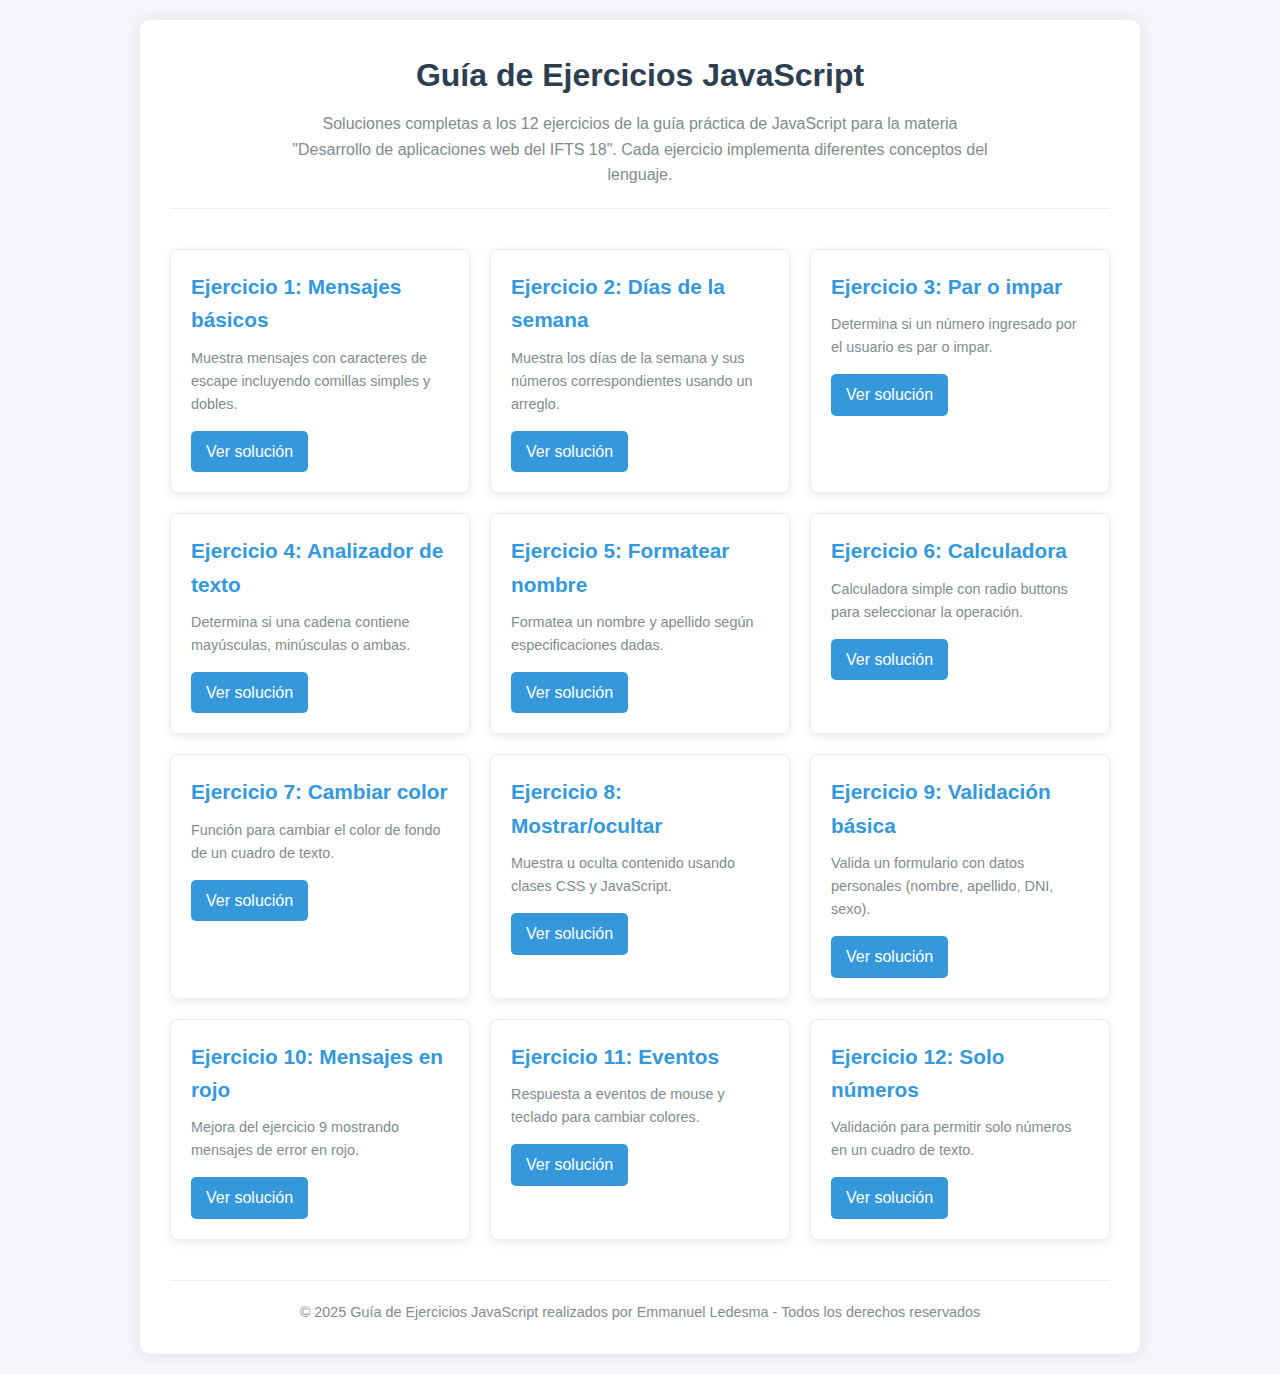
<file: index.html>
<!DOCTYPE html>
<html lang="es">
<head>
    <meta charset="UTF-8">
    <meta name="viewport" content="width=device-width, initial-scale=1.0">
    <title>Guía de Ejercicios JavaScript</title>
    <style>
        * {
            box-sizing: border-box;
            margin: 0;
            padding: 0;
            font-family: 'Segoe UI', Tahoma, Geneva, Verdana, sans-serif;
        }
        body {
            background-color: #f5f7fa;
            color: #333;
            line-height: 1.6;
            padding: 20px;
        }
        .container {
            max-width: 1000px;
            margin: 0 auto;
            background-color: white;
            border-radius: 10px;
            box-shadow: 0 0 20px rgba(0, 0, 0, 0.1);
            padding: 30px;
        }
        header {
            text-align: center;
            margin-bottom: 40px;
            padding-bottom: 20px;
            border-bottom: 1px solid #eee;
        }
        h1 {
            color: #2c3e50;
            margin-bottom: 10px;
        }
        .description {
            color: #7f8c8d;
            max-width: 700px;
            margin: 0 auto;
        }
        .exercises-grid {
            display: grid;
            grid-template-columns: repeat(auto-fill, minmax(300px, 1fr));
            gap: 20px;
        }
        .exercise-card {
            background-color: white;
            border-radius: 8px;
            padding: 20px;
            box-shadow: 0 3px 10px rgba(0, 0, 0, 0.08);
            transition: transform 0.3s, box-shadow 0.3s;
            border: 1px solid #eee;
        }
        .exercise-card:hover {
            transform: translateY(-5px);
            box-shadow: 0 5px 15px rgba(0, 0, 0, 0.1);
        }
        .exercise-card h2 {
            color: #3498db;
            margin-bottom: 10px;
            font-size: 1.3rem;
        }
        .exercise-card p {
            color: #7f8c8d;
            margin-bottom: 15px;
            font-size: 0.9rem;
        }
        .exercise-link {
            display: inline-block;
            background-color: #3498db;
            color: white;
            text-decoration: none;
            padding: 8px 15px;
            border-radius: 5px;
            font-weight: 500;
            transition: background-color 0.3s;
        }
        .exercise-link:hover {
            background-color: #2980b9;
        }
        footer {
            text-align: center;
            margin-top: 40px;
            padding-top: 20px;
            border-top: 1px solid #eee;
            color: #7f8c8d;
            font-size: 0.9rem;
        }
    </style>
</head>
<body>
    <div class="container">
        <header>
            <h1>Guía de Ejercicios JavaScript</h1>
            <p class="description">
                Soluciones completas a los 12 ejercicios de la guía práctica de JavaScript para 
                la materia "Desarrollo de aplicaciones web del IFTS 18". 
                Cada ejercicio implementa diferentes conceptos del lenguaje.
            </p>
        </header>

        <div class="exercises-grid">
            <!-- Ejercicio 1 -->
            <div class="exercise-card">
                <h2>Ejercicio 1: Mensajes básicos</h2>
                <p>Muestra mensajes con caracteres de escape incluyendo comillas simples y dobles.</p>
                <a href="ejercicio1/index.html" class="exercise-link">Ver solución</a>
            </div>

            <!-- Ejercicio 2 -->
            <div class="exercise-card">
                <h2>Ejercicio 2: Días de la semana</h2>
                <p>Muestra los días de la semana y sus números correspondientes usando un arreglo.</p>
                <a href="ejercicio2/index.html" class="exercise-link">Ver solución</a>
            </div>

            <!-- Ejercicio 3 -->
            <div class="exercise-card">
                <h2>Ejercicio 3: Par o impar</h2>
                <p>Determina si un número ingresado por el usuario es par o impar.</p>
                <a href="ejercicio3/index.html" class="exercise-link">Ver solución</a>
            </div>

            <!-- Ejercicio 4 -->
            <div class="exercise-card">
                <h2>Ejercicio 4: Analizador de texto</h2>
                <p>Determina si una cadena contiene mayúsculas, minúsculas o ambas.</p>
                <a href="ejercicio4/index.html" class="exercise-link">Ver solución</a>
            </div>

            <!-- Ejercicio 5 -->
            <div class="exercise-card">
                <h2>Ejercicio 5: Formatear nombre</h2>
                <p>Formatea un nombre y apellido según especificaciones dadas.</p>
                <a href="ejercicio5/index.html" class="exercise-link">Ver solución</a>
            </div>

            <!-- Ejercicio 6 -->
            <div class="exercise-card">
                <h2>Ejercicio 6: Calculadora</h2>
                <p>Calculadora simple con radio buttons para seleccionar la operación.</p>
                <a href="ejercicio6/index.html" class="exercise-link">Ver solución</a>
            </div>

            <!-- Ejercicio 7 -->
            <div class="exercise-card">
                <h2>Ejercicio 7: Cambiar color</h2>
                <p>Función para cambiar el color de fondo de un cuadro de texto.</p>
                <a href="ejercicio7/index.html" class="exercise-link">Ver solución</a>
            </div>

            <!-- Ejercicio 8 -->
            <div class="exercise-card">
                <h2>Ejercicio 8: Mostrar/ocultar</h2>
                <p>Muestra u oculta contenido usando clases CSS y JavaScript.</p>
                <a href="ejercicio8/index.html" class="exercise-link">Ver solución</a>
            </div>

            <!-- Ejercicio 9 -->
            <div class="exercise-card">
                <h2>Ejercicio 9: Validación básica</h2>
                <p>Valida un formulario con datos personales (nombre, apellido, DNI, sexo).</p>
                <a href="ejercicio9/index.html" class="exercise-link">Ver solución</a>
            </div>

            <!-- Ejercicio 10 -->
            <div class="exercise-card">
                <h2>Ejercicio 10: Mensajes en rojo</h2>
                <p>Mejora del ejercicio 9 mostrando mensajes de error en rojo.</p>
                <a href="ejercicio10/index.html" class="exercise-link">Ver solución</a>
            </div>

            <!-- Ejercicio 11 -->
            <div class="exercise-card">
                <h2>Ejercicio 11: Eventos</h2>
                <p>Respuesta a eventos de mouse y teclado para cambiar colores.</p>
                <a href="ejercicio11/index.html" class="exercise-link">Ver solución</a>
            </div>

            <!-- Ejercicio 12 -->
            <div class="exercise-card">
                <h2>Ejercicio 12: Solo números</h2>
                <p>Validación para permitir solo números en un cuadro de texto.</p>
                <a href="ejercicio12/index.html" class="exercise-link">Ver solución</a>
            </div>
        </div>

        <footer>
            <p>© 2025 Guía de Ejercicios JavaScript realizados por Emmanuel Ledesma - Todos los derechos reservados</p>
        </footer>
    </div>
</body>
</html>
</file>
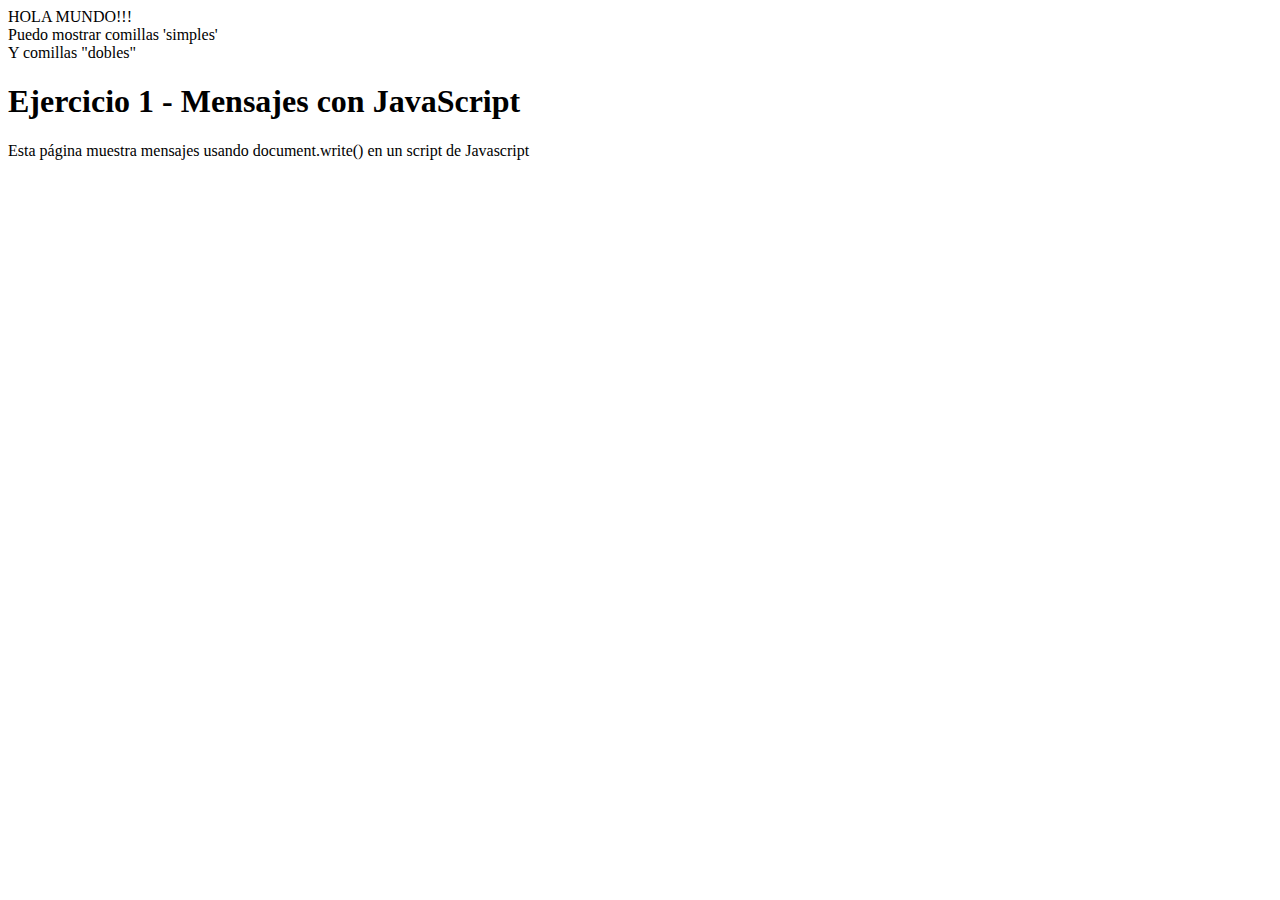
<file: ejercicio1/index.html>
<!DOCTYPE html>
<html lang="es">
<head>
    <meta charset="UTF-8">
    <meta name="viewport" content="width=device-width, initial-scale=1.0">
    <title>Ejercicio 1 - Guía JavaScript</title>
    <script src="script.js"></script>
</head>
<body>
    <h1>Ejercicio 1 - Mensajes con JavaScript</h1>
    <p>Esta página muestra mensajes usando document.write() en un script de Javascript</p>
    
   
</body>
</html>
</file>
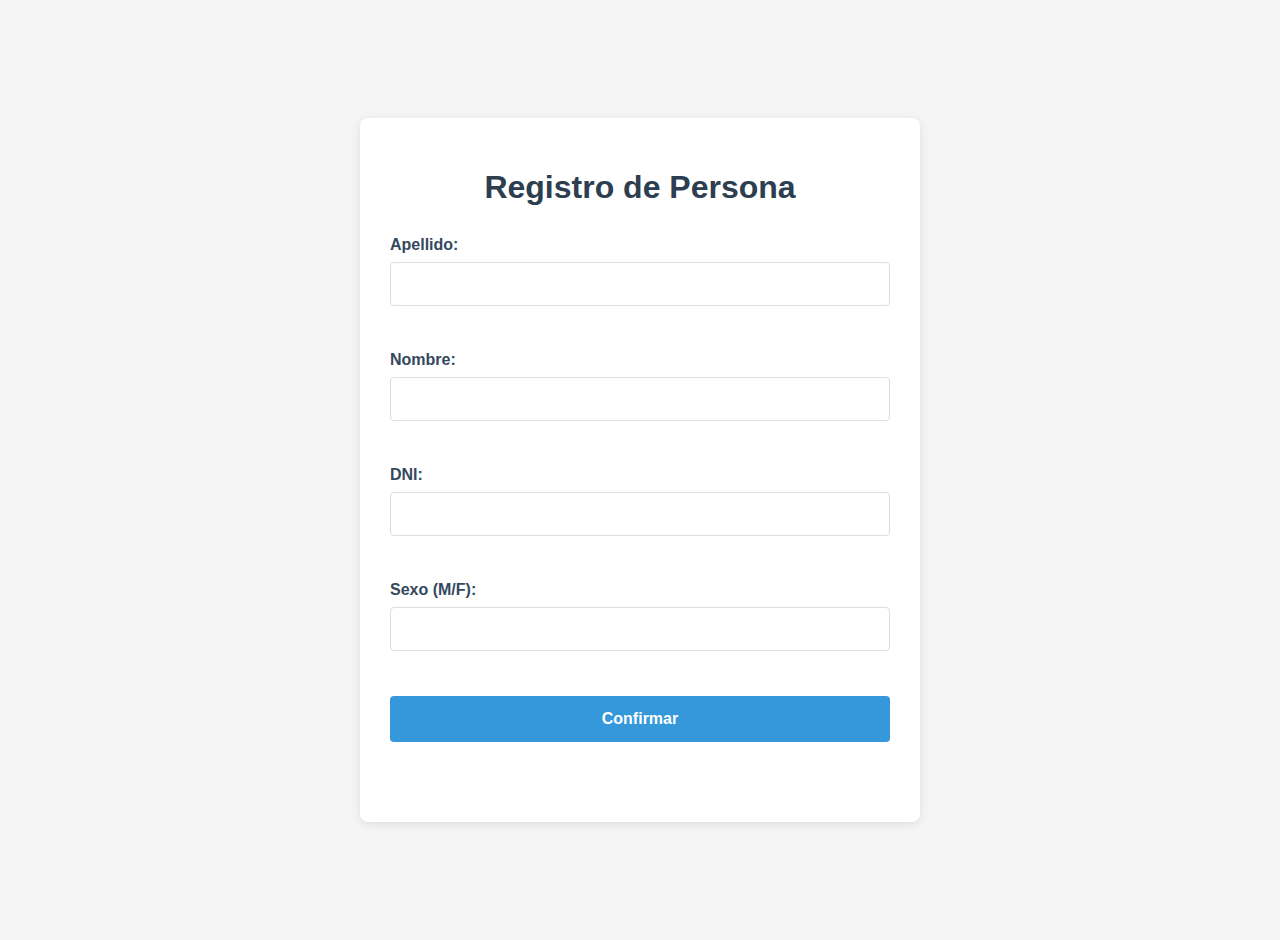
<file: ejercicio10/index.html>
<!DOCTYPE html>
<html lang="es">
<head>
    <meta charset="UTF-8">
    <meta name="viewport" content="width=device-width, initial-scale=1.0">
    <title>Validación con Mensajes de Error</title>
    <link rel="stylesheet" href="styles.css">
</head>
<body>
    <div class="container">
        <h1>Registro de Persona</h1>
        <form id="registroForm">
            <div class="form-group">
                <label for="apellido">Apellido:</label>
                <input type="text" id="apellido" name="apellido">
                <span id="errorApellido" class="error-message"></span>
            </div>
            
            <div class="form-group">
                <label for="nombre">Nombre:</label>
                <input type="text" id="nombre" name="nombre">
                <span id="errorNombre" class="error-message"></span>
            </div>
            
            <div class="form-group">
                <label for="dni">DNI:</label>
                <input type="text" id="dni" name="dni">
                <span id="errorDni" class="error-message"></span>
            </div>
            
            <div class="form-group">
                <label for="sexo">Sexo (M/F):</label>
                <input type="text" id="sexo" name="sexo" maxlength="1">
                <span id="errorSexo" class="error-message"></span>
            </div>
            
            <button type="submit" class="btn-submit">Confirmar</button>
        </form>
        
        <div id="mensajeResultado"></div>
    </div>

    <script src="script.js"></script>
</body>
</html>
</file>
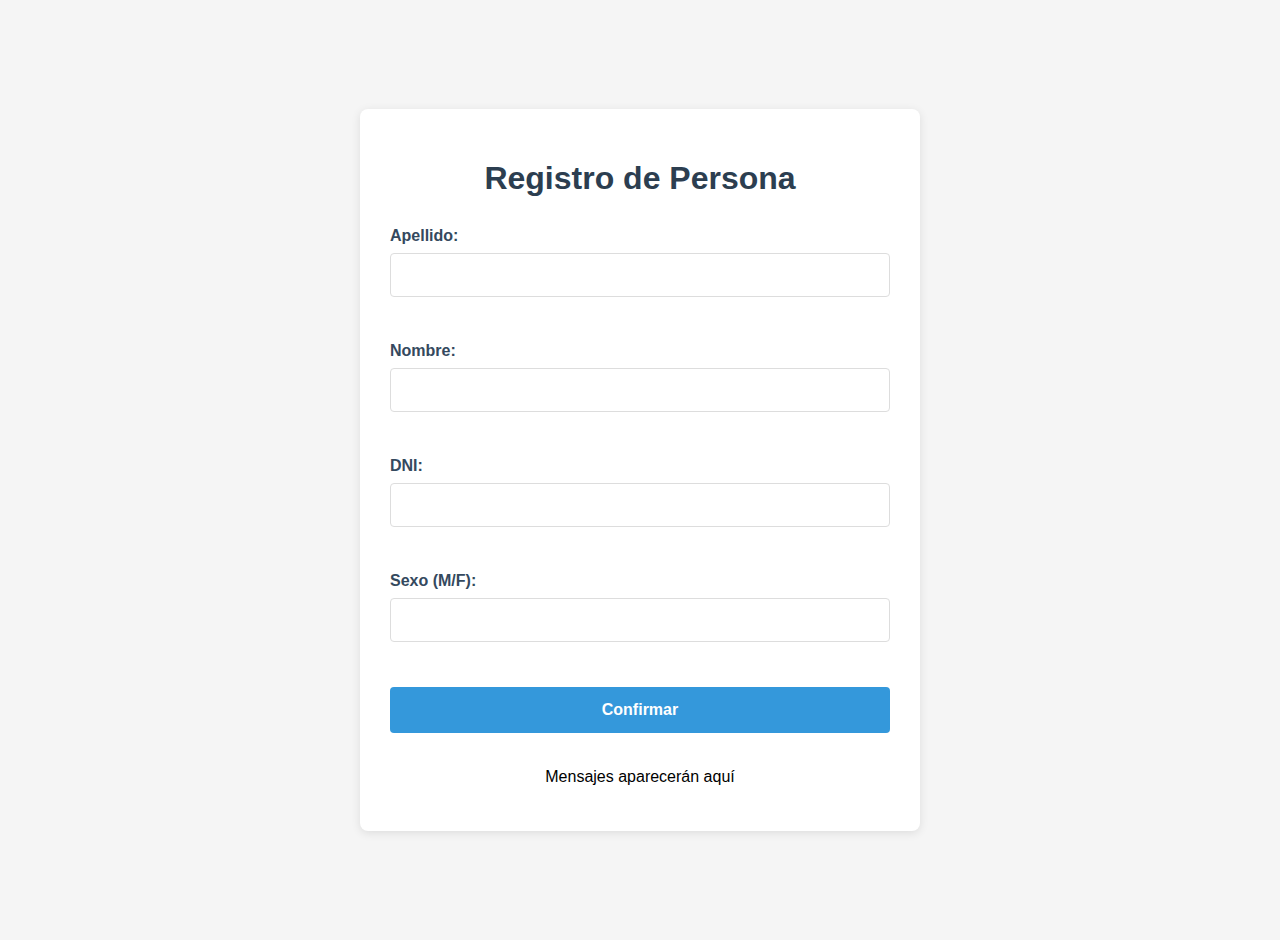
<file: ejercicio11/index.html>
<!DOCTYPE html>
<html lang="es">
<head>
    <meta charset="UTF-8">
    <meta name="viewport" content="width=device-width, initial-scale=1.0">
    <title>Validación con Eventos</title>
    <link rel="stylesheet" href="styles.css">
</head>
<body>
    <div class="container">
        <h1>Registro de Persona</h1>
        <form id="registroForm">
            <div class="form-group">
                <label for="apellido">Apellido:</label>
                <input type="text" id="apellido" name="apellido">
                <span id="errorApellido" class="error-message"></span>
            </div>
            
            <div class="form-group">
                <label for="nombre">Nombre:</label>
                <input type="text" id="nombre" name="nombre">
                <span id="errorNombre" class="error-message"></span>
            </div>
            
            <div class="form-group">
                <label for="dni">DNI:</label>
                <input type="text" id="dni" name="dni">
                <span id="errorDni" class="error-message"></span>
            </div>
            
            <div class="form-group">
                <label for="sexo">Sexo (M/F):</label>
                <input type="text" id="sexo" name="sexo" maxlength="1">
                <span id="errorSexo" class="error-message"></span>
            </div>
            
            <button type="submit" class="btn-submit">Confirmar</button>
        </form>
        
        <div id="mensajeResultado">Mensajes aparecerán aquí</div>
    </div>

    <script src="script.js"></script>
</body>
</html>
</file>
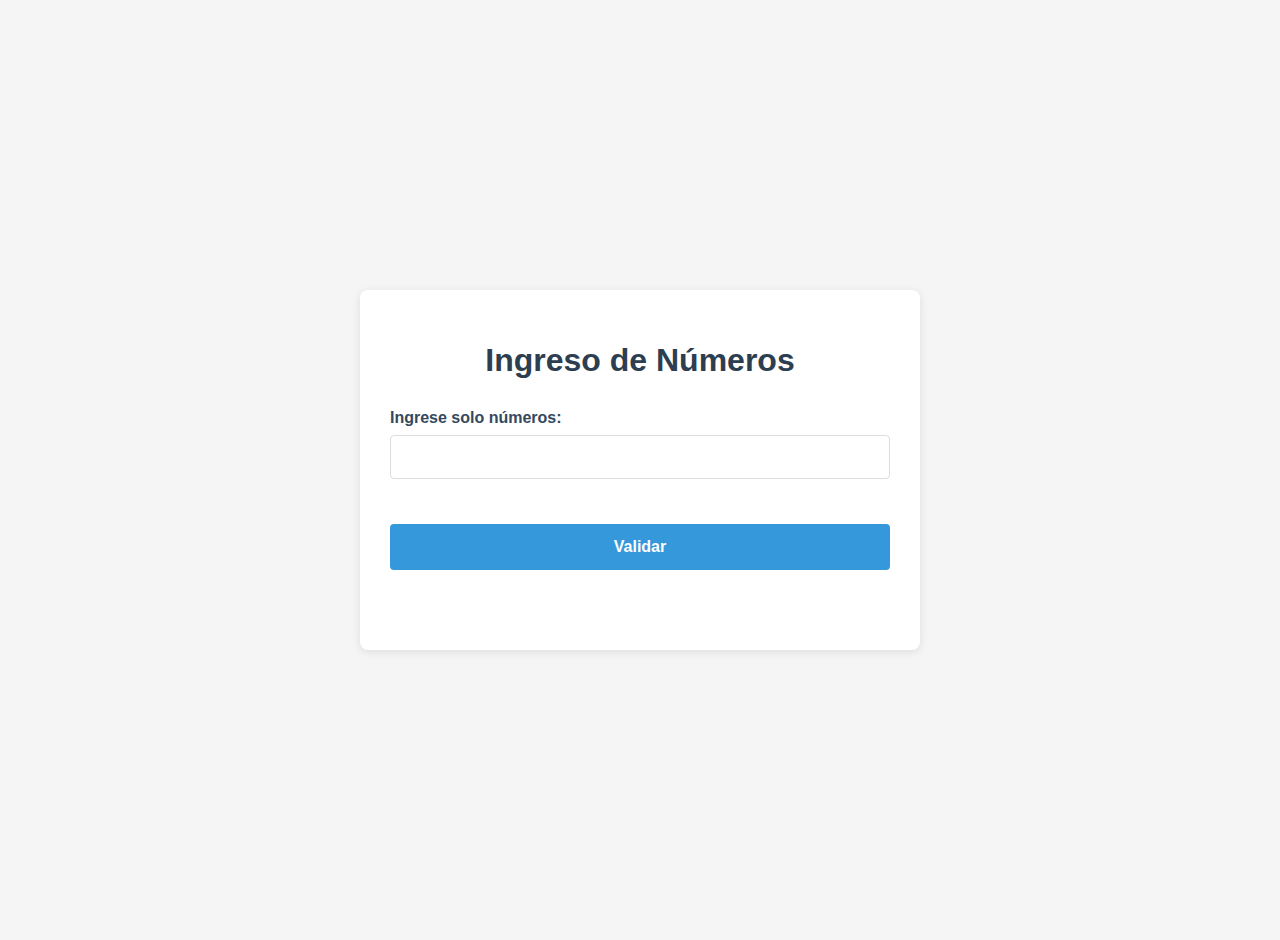
<file: ejercicio12/index.html>
<!DOCTYPE html>
<html lang="es">
<head>
    <meta charset="UTF-8">
    <meta name="viewport" content="width=device-width, initial-scale=1.0">
    <title>Validación de Números</title>
    <link rel="stylesheet" href="styles.css">
</head>
<body>
    <div class="container">
        <h1>Ingreso de Números</h1>
        <form id="numeroForm">
            <div class="form-group">
                <label for="campoNumerico">Ingrese solo números:</label>
                <input type="text" id="campoNumerico" name="numero">
                <span id="errorNumero" class="error-message"></span>
            </div>
            
            <button type="submit" class="btn-submit">Validar</button>
        </form>
        
        <div id="mensajeResultado"></div>
    </div>

    <script src="script.js"></script>
</body>
</html>
</file>
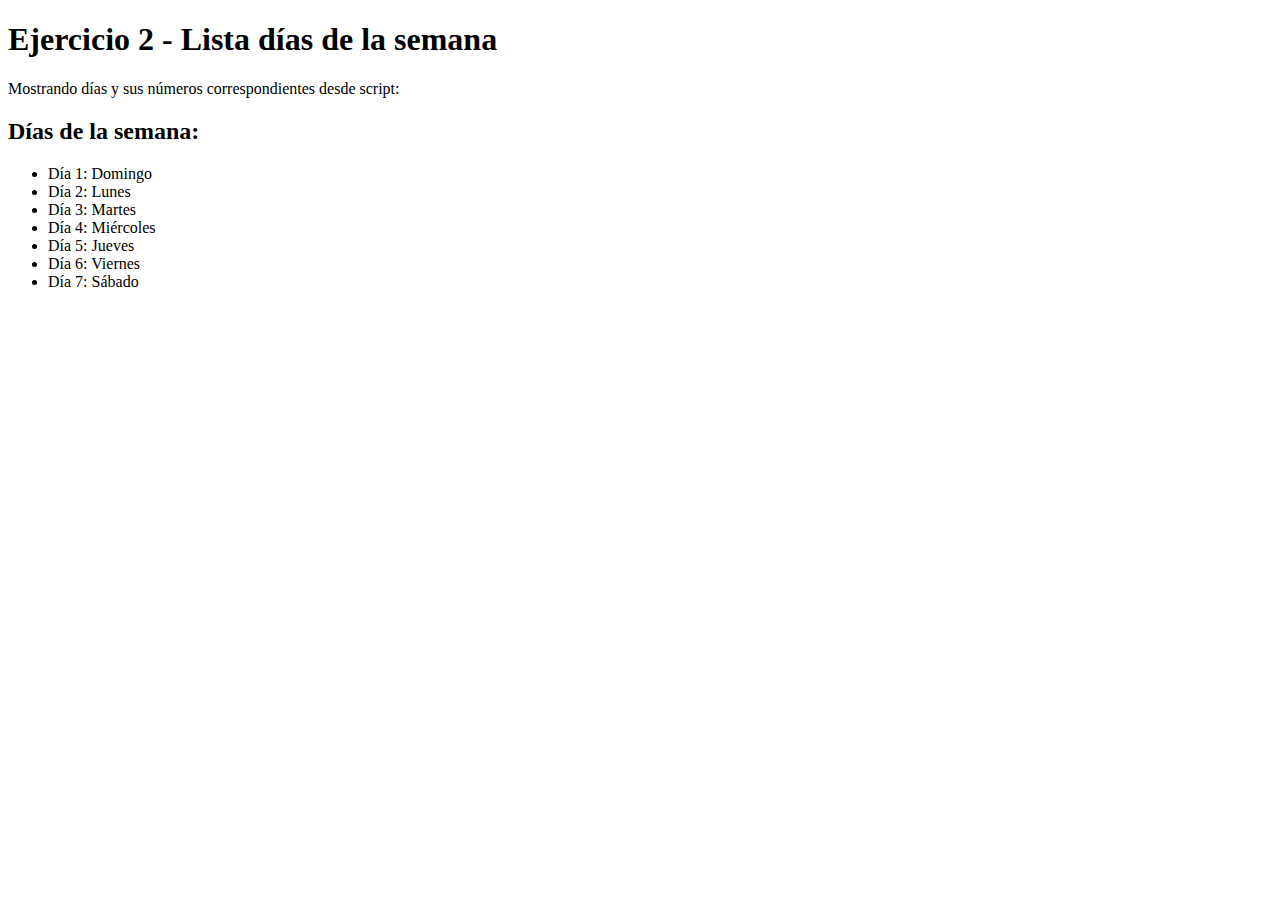
<file: ejercicio2/index.html>
<!DOCTYPE html>
<html lang="es">
<head>
    <meta charset="UTF-8">
    <meta name="viewport" content="width=device-width, initial-scale=1.0">
    <title>Ejercicio 2 - Días de la semana</title>
    
</head>
<body>
    <h1>Ejercicio 2 - Lista días de la semana</h1>
    <p>Mostrando días y sus números correspondientes desde script:</p>
    <script src="script.js"></script>
    
   
</body>
</html>
</file>
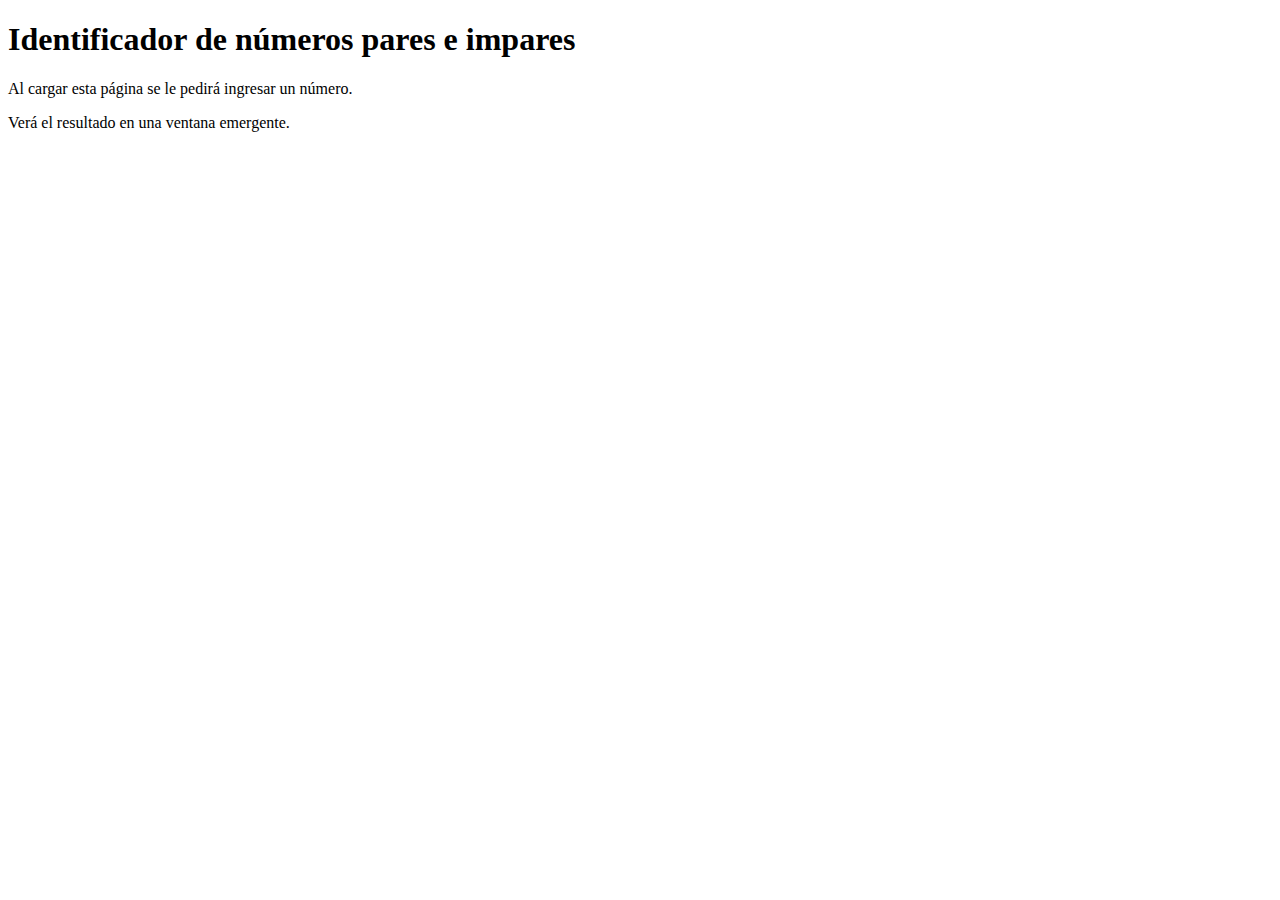
<file: ejercicio3/index.html>
<!DOCTYPE html>
<html lang="es">
<head>
    <meta charset="UTF-8">
    <meta name="viewport" content="width=device-width, initial-scale=1.0">
    <title>Ejercicio 3 - Par o Impar</title>
    
</head>
<body>
    <h1>Identificador de números pares e impares</h1>
    <p>Al cargar esta página se le pedirá ingresar un número.</p>
    <p>Verá el resultado en una ventana emergente.</p>
    <script src="script.js"></script>
    
</body>
</html>
</file>
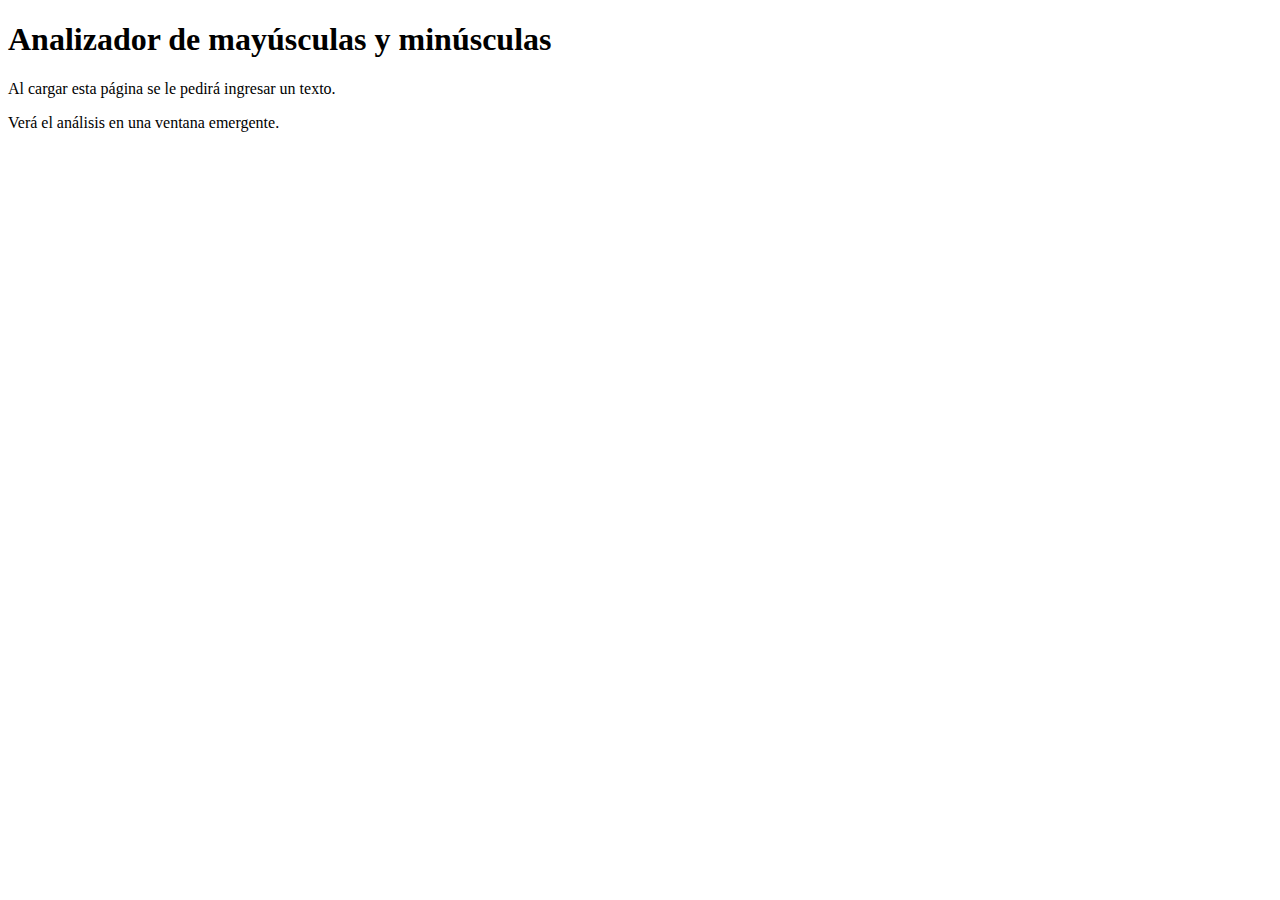
<file: ejercicio4/index.html>
<!DOCTYPE html>
<html lang="es">
<head>
    <meta charset="UTF-8">
    <meta name="viewport" content="width=device-width, initial-scale=1.0">
    <title>Ejercicio 4 - Analizador de texto</title>
</head>
<body>
    <h1>Analizador de mayúsculas y minúsculas</h1>
    <p>Al cargar esta página se le pedirá ingresar un texto.</p>
    <p>Verá el análisis en una ventana emergente.</p>
    <script src="script.js"></script>
</body>
</html>
</file>
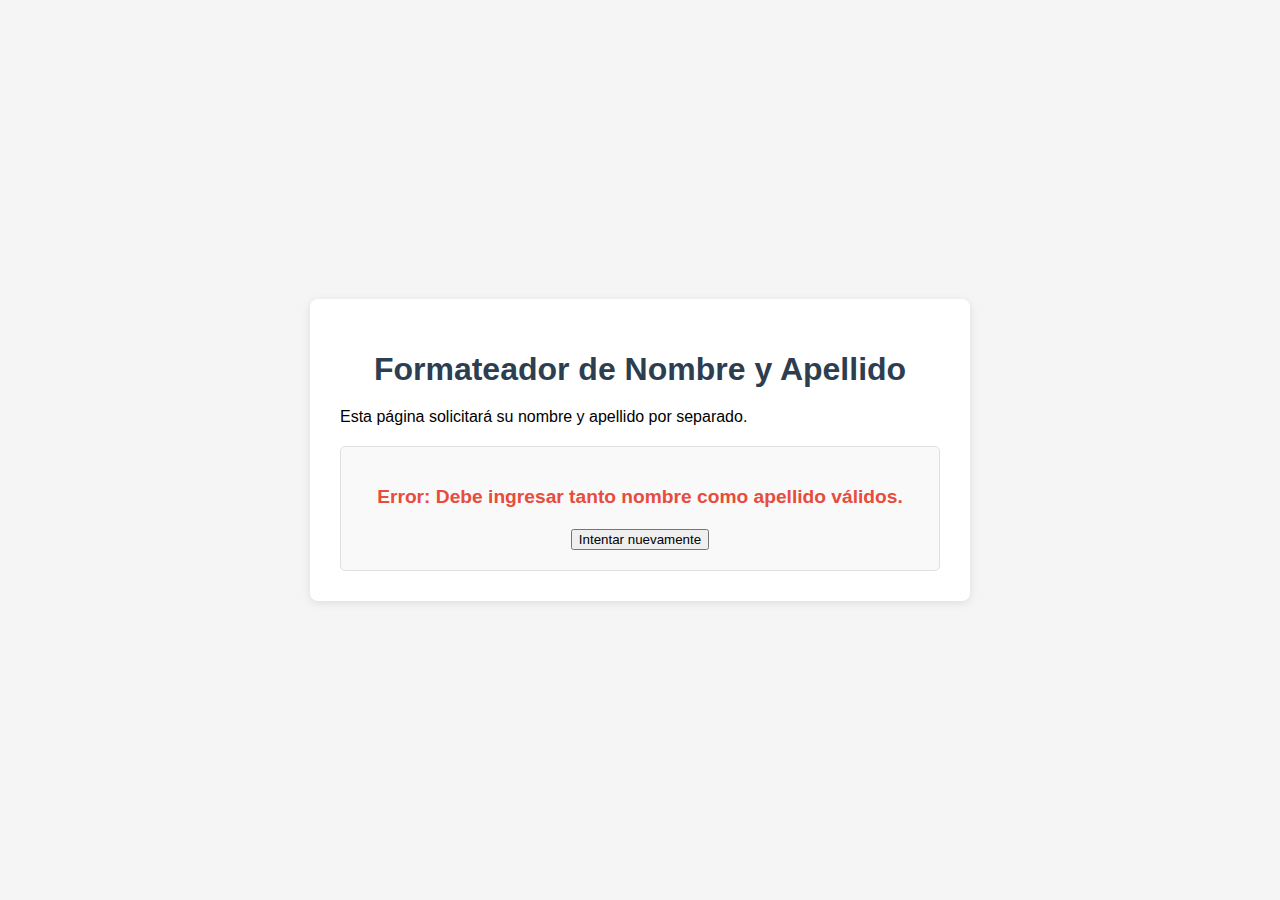
<file: ejercicio5/index.html>
<!DOCTYPE html>
<html lang="es">
<head>
    <meta charset="UTF-8">
    <meta name="viewport" content="width=device-width, initial-scale=1.0">
    <title>Ejercicio 5 - Formatear Nombre</title>
    <link rel="stylesheet" href="styles.css">
</head>
<body>
    <div class="container">
        <h1>Formateador de Nombre y Apellido</h1>
        <p>Esta página solicitará su nombre y apellido por separado.</p>
        
        <div id="resultado" class="result-box"></div>
    </div>

    <script src="script.js"></script>
</body>
</html>
</file>
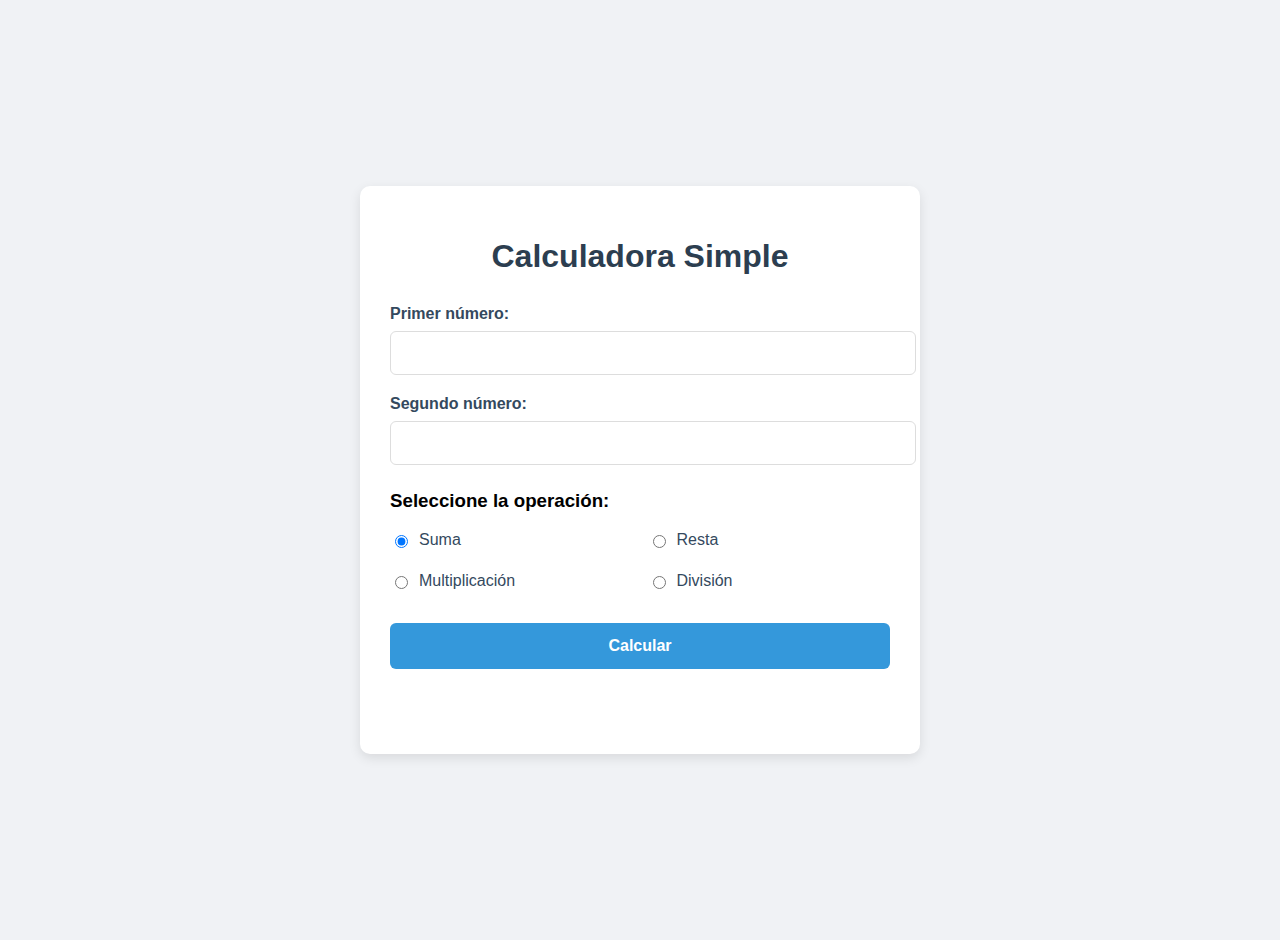
<file: ejercicio6/index.html>
<!DOCTYPE html>
<html lang="es">
<head>
    <meta charset="UTF-8">
    <meta name="viewport" content="width=device-width, initial-scale=1.0">
    <title>Ejercicio 6 - Calculadora</title>
    <link rel="stylesheet" href="styles.css">
</head>
<body>
    <div class="calculator-container">
        <h1>Calculadora Simple</h1>
        
        <div class="input-group">
            <label for="num1">Primer número:</label>
            <input type="number" id="num1" class="number-input">
        </div>
        
        <div class="input-group">
            <label for="num2">Segundo número:</label>
            <input type="number" id="num2" class="number-input">
        </div>
        
        <div class="operations">
            <h3>Seleccione la operación:</h3>
            <div class="radio-group">
                <label>
                    <input type="radio" name="operation" value="suma" checked>
                    Suma
                </label>
                <label>
                    <input type="radio" name="operation" value="resta">
                    Resta
                </label>
                <label>
                    <input type="radio" name="operation" value="multiplicacion">
                    Multiplicación
                </label>
                <label>
                    <input type="radio" name="operation" value="division">
                    División
                </label>
            </div>
        </div>
        
        <button id="calculate-btn" class="calculate-button">Calcular</button>
        
        <div id="result" class="result-container"></div>
    </div>

    <script src="script.js"></script>
</body>
</html>
</file>
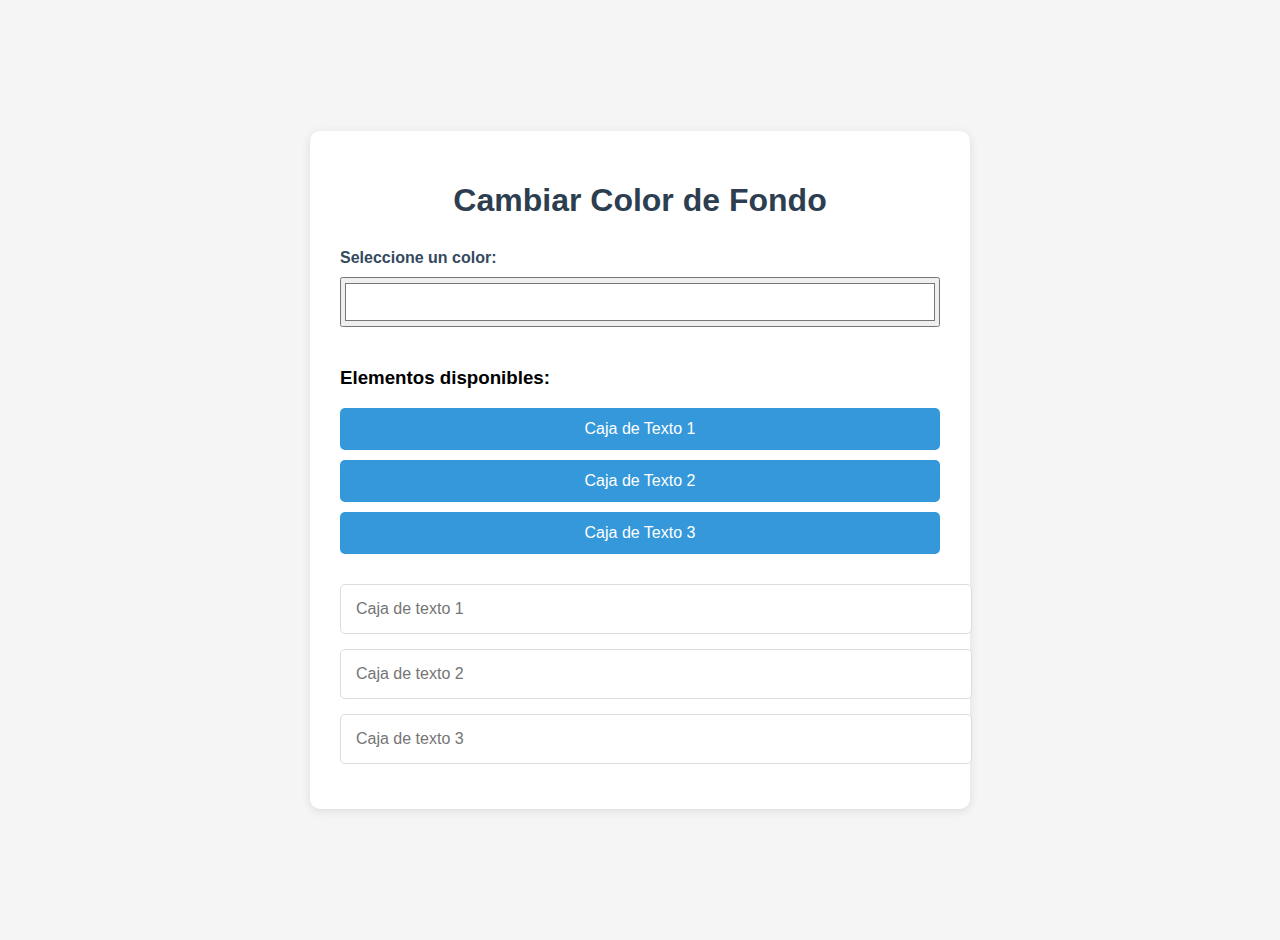
<file: ejercicio7/index.html>
<!DOCTYPE html>
<html lang="es">
<head>
    <meta charset="UTF-8">
    <meta name="viewport" content="width=device-width, initial-scale=1.0">
    <title>Ejercicio 7 - Cambiar color de fondo</title>
    <link rel="stylesheet" href="styles.css">
</head>
<body>
    <div class="container">
        <h1>Cambiar Color de Fondo</h1>
        
        <div class="controls">
            <label for="color-input">Seleccione un color:</label>
            <input type="color" id="color-input" value="#ffffff">
            
            <div class="elements-list">
                <h3>Elementos disponibles:</h3>
                <button class="element-btn" data-id="text-box1">Caja de Texto 1</button>
                <button class="element-btn" data-id="text-box2">Caja de Texto 2</button>
                <button class="element-btn" data-id="text-box3">Caja de Texto 3</button>
            </div>
        </div>
        
        <div class="demo-elements">
            <input type="text" id="text-box1" class="text-box" placeholder="Caja de texto 1">
            <input type="text" id="text-box2" class="text-box" placeholder="Caja de texto 2">
            <input type="text" id="text-box3" class="text-box" placeholder="Caja de texto 3">
        </div>
    </div>

    <script src="script.js"></script>
</body>
</html>
</file>
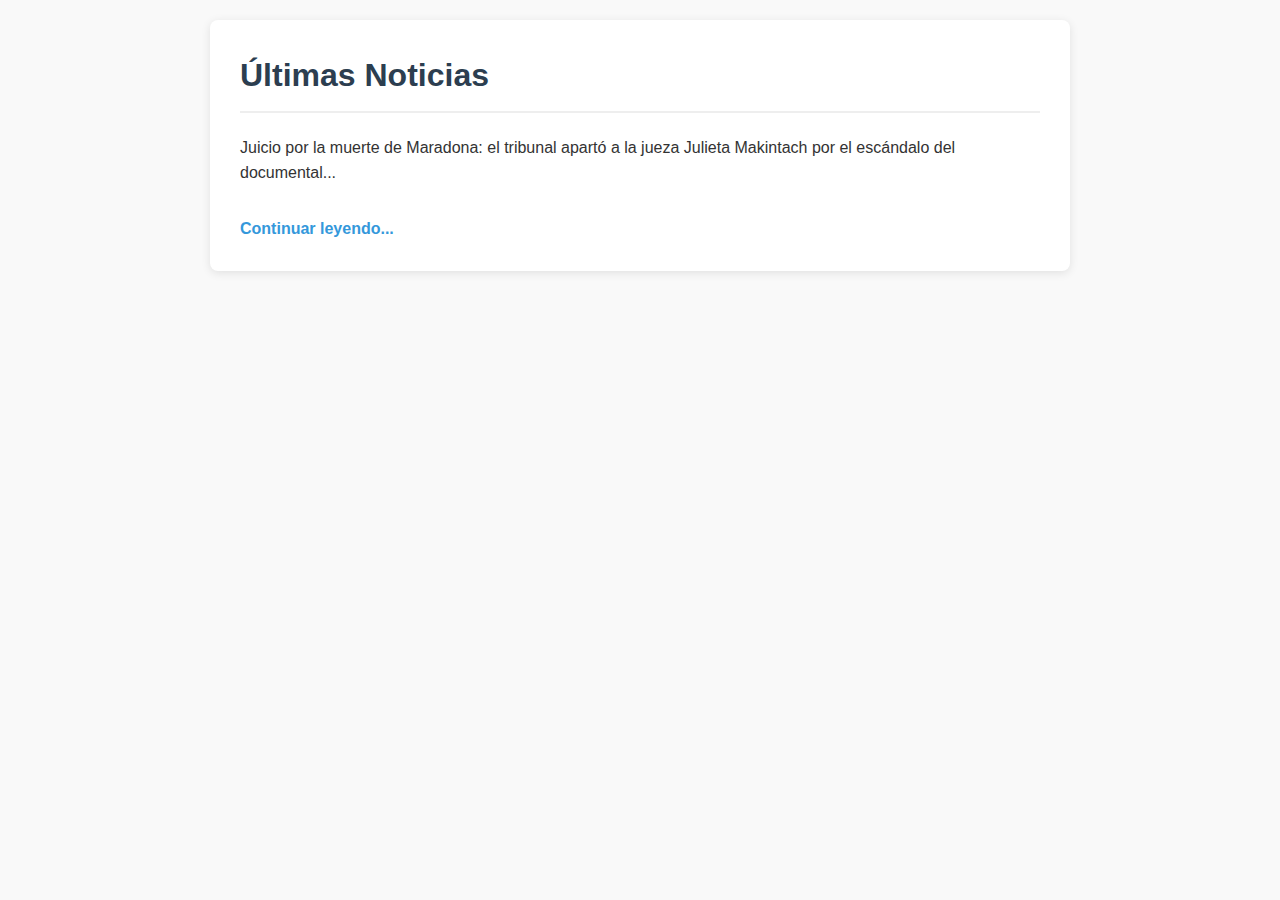
<file: ejercicio8/index.html>
<!DOCTYPE html>
<html lang="es">
<head>
    <meta charset="UTF-8">
    <meta name="viewport" content="width=device-width, initial-scale=1.0">
    <title>Ejercicio 8 - Mostrar/Ocultar Texto</title>
    <link rel="stylesheet" href="styles.css">
</head>
<body>
    <div class="news-container">
        <h1>Últimas Noticias</h1>
        
        <div class="news-content">
            <p id="visible-part">Juicio por la muerte de Maradona: el tribunal apartó a la jueza Julieta Makintach por el escándalo del documental...</p>
            
            <p id="hidden-part" class="oculto">La magistrada enfrentaba pedidos de recusación luego de conocerse que filmaba una miniserie sin consentimiento durante las audiencias. Se define si el debate oral es declarado nulo y vuelve a foja cero.</p>
        </div>
        
        <a href="#" id="continue-link" class="continue-link">Continuar leyendo...</a>
    </div>

    <script src="script.js"></script>
</body>
</html>
</file>
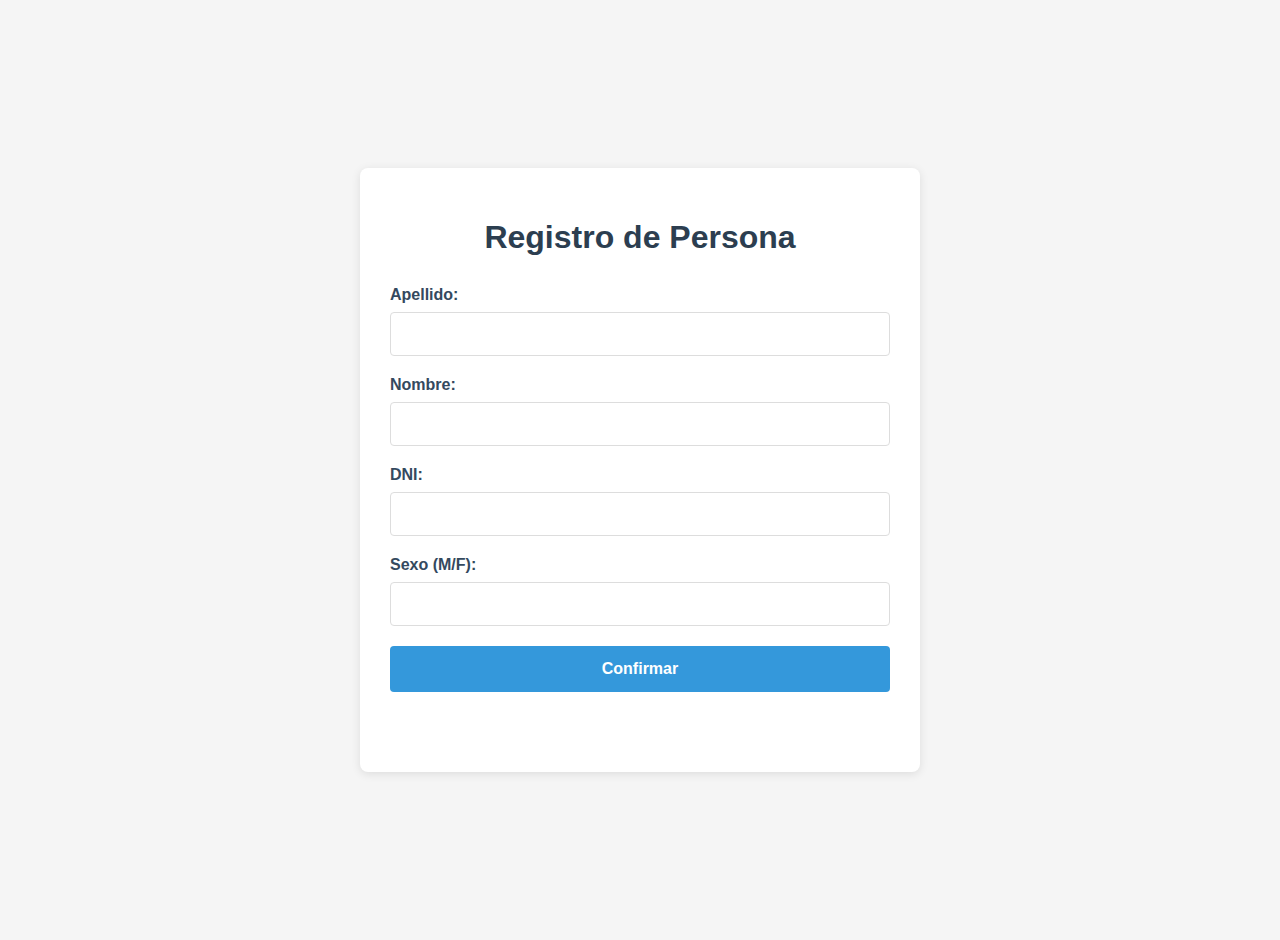
<file: ejercicio9/index.html>
<!DOCTYPE html>
<html lang="es">
<head>
    <meta charset="UTF-8">
    <meta name="viewport" content="width=device-width, initial-scale=1.0">
    <title>Validación de Datos Personales</title>
    <link rel="stylesheet" href="styles.css">
</head>
<body>
    <div class="container">
        <h1>Registro de Persona</h1>
        <form id="registroForm">
            <div class="form-group">
                <label for="apellido">Apellido:</label>
                <input type="text" id="apellido" name="apellido">
            </div>
            
            <div class="form-group">
                <label for="nombre">Nombre:</label>
                <input type="text" id="nombre" name="nombre">
            </div>
            
            <div class="form-group">
                <label for="dni">DNI:</label>
                <input type="text" id="dni" name="dni">
            </div>
            
            <div class="form-group">
                <label for="sexo">Sexo (M/F):</label>
                <input type="text" id="sexo" name="sexo" maxlength="1">
            </div>
            
            <button type="submit" class="btn-submit">Confirmar</button>
        </form>
        
        <div id="mensajeResultado"></div>
    </div>

    <script src="script.js"></script>
</body>
</html>
</file>
<file: ejercicio10/styles.css>
body {
    font-family: Arial, sans-serif;
    background-color: #f5f5f5;
    margin: 0;
    padding: 20px;
    display: flex;
    justify-content: center;
    align-items: center;
    min-height: 100vh;
}

.container {
    background-color: white;
    border-radius: 8px;
    box-shadow: 0 2px 10px rgba(0, 0, 0, 0.1);
    padding: 30px;
    width: 100%;
    max-width: 500px;
}

h1 {
    color: #2c3e50;
    text-align: center;
    margin-bottom: 30px;
}

.form-group {
    margin-bottom: 20px;
}

label {
    display: block;
    margin-bottom: 8px;
    font-weight: 600;
    color: #34495e;
}

input {
    width: 100%;
    padding: 12px;
    border: 1px solid #ddd;
    border-radius: 4px;
    font-size: 16px;
    box-sizing: border-box;
}

input:focus {
    outline: none;
    border-color: #3498db;
}

.error-message {
    color: #ff0000;
    font-size: 14px;
    margin-top: 5px;
    display: block;
    min-height: 20px;
}

.btn-submit {
    width: 100%;
    padding: 14px;
    background-color: #3498db;
    color: white;
    border: none;
    border-radius: 4px;
    font-size: 16px;
    font-weight: 600;
    cursor: pointer;
    transition: background-color 0.3s;
}

.btn-submit:hover {
    background-color: #2980b9;
}

#mensajeResultado {
    margin-top: 20px;
    padding: 15px;
    border-radius: 4px;
    text-align: center;
    font-size: 16px;
}

.formulario-valido {
    background-color: #e8f8f5;
    color: #27ae60;
}

.formulario-invalido {
    background-color: #fdecea;
    color: #e74c3c;
}
</file>
<file: ejercicio11/styles.css>
body {
    font-family: Arial, sans-serif;
    background-color: #f5f5f5;
    margin: 0;
    padding: 20px;
    display: flex;
    justify-content: center;
    align-items: center;
    min-height: 100vh;
}

.container {
    background-color: white;
    border-radius: 8px;
    box-shadow: 0 2px 10px rgba(0, 0, 0, 0.1);
    padding: 30px;
    width: 100%;
    max-width: 500px;
}

h1 {
    color: #2c3e50;
    text-align: center;
    margin-bottom: 30px;
}

.form-group {
    margin-bottom: 20px;
}

label {
    display: block;
    margin-bottom: 8px;
    font-weight: 600;
    color: #34495e;
}

input {
    width: 100%;
    padding: 12px;
    border: 1px solid #ddd;
    border-radius: 4px;
    font-size: 16px;
    box-sizing: border-box;
}

input:focus {
    outline: none;
    border-color: #3498db;
}

.error-message {
    color: #ff0000;
    font-size: 14px;
    margin-top: 5px;
    display: block;
    min-height: 20px;
}

.btn-submit {
    width: 100%;
    padding: 14px;
    background-color: #3498db;
    color: white;
    border: none;
    border-radius: 4px;
    font-size: 16px;
    font-weight: 600;
    cursor: pointer;
    transition: background-color 0.3s;
}

.btn-submit:hover {
    background-color: #2980b9;
}

#mensajeResultado {
    margin-top: 20px;
    padding: 15px;
    border-radius: 4px;
    text-align: center;
    font-size: 16px;
    background-color: white;
    transition: background-color 0.3s;
}

.formulario-valido {
    background-color: #e8f8f5;
    color: #27ae60;
}

.formulario-invalido {
    background-color: #fdecea;
    color: #e74c3c;
}
</file>
<file: ejercicio12/styles.css>
body {
    font-family: Arial, sans-serif;
    background-color: #f5f5f5;
    margin: 0;
    padding: 20px;
    display: flex;
    justify-content: center;
    align-items: center;
    min-height: 100vh;
}

.container {
    background-color: white;
    border-radius: 8px;
    box-shadow: 0 2px 10px rgba(0, 0, 0, 0.1);
    padding: 30px;
    width: 100%;
    max-width: 500px;
}

h1 {
    color: #2c3e50;
    text-align: center;
    margin-bottom: 30px;
}

.form-group {
    margin-bottom: 20px;
}

label {
    display: block;
    margin-bottom: 8px;
    font-weight: 600;
    color: #34495e;
}

input {
    width: 100%;
    padding: 12px;
    border: 1px solid #ddd;
    border-radius: 4px;
    font-size: 16px;
    box-sizing: border-box;
}

input:focus {
    outline: none;
    border-color: #3498db;
}

.error-message {
    color: #ff0000;
    font-size: 14px;
    margin-top: 5px;
    display: block;
    min-height: 20px;
}

.btn-submit {
    width: 100%;
    padding: 14px;
    background-color: #3498db;
    color: white;
    border: none;
    border-radius: 4px;
    font-size: 16px;
    font-weight: 600;
    cursor: pointer;
    transition: background-color 0.3s;
}

.btn-submit:hover {
    background-color: #2980b9;
}

#mensajeResultado {
    margin-top: 20px;
    padding: 15px;
    border-radius: 4px;
    text-align: center;
    font-size: 16px;
}

.formulario-valido {
    background-color: #e8f8f5;
    color: #27ae60;
}

.formulario-invalido {
    background-color: #fdecea;
    color: #e74c3c;
}
</file>
<file: ejercicio5/styles.css>
body {
    font-family: 'Arial', sans-serif;
    background-color: #f5f5f5;
    margin: 0;
    padding: 0;
    display: flex;
    justify-content: center;
    align-items: center;
    min-height: 100vh;
}

.container {
    background-color: white;
    padding: 30px;
    border-radius: 8px;
    box-shadow: 0 2px 10px rgba(0, 0, 0, 0.1);
    width: 90%;
    max-width: 600px;
}

h1 {
    color: #2c3e50;
    text-align: center;
    margin-bottom: 20px;
}

.result-box {
    margin-top: 20px;
    padding: 20px;
    border: 1px solid #e0e0e0;
    border-radius: 5px;
    background-color: #f9f9f9;
    font-size: 1.2em;
    text-align: center;
    transition: all 0.3s ease;
}

.result-box:hover {
    border-color: #3498db;
    box-shadow: 0 0 8px rgba(52, 152, 219, 0.2);
}

.error-message {
    color: #e74c3c;
    font-weight: bold;
}

.success-message {
    color: #27ae60;
}
</file>
<file: ejercicio6/styles.css>
body {
    font-family: 'Segoe UI', Tahoma, Geneva, Verdana, sans-serif;
    background-color: #f0f2f5;
    display: flex;
    justify-content: center;
    align-items: center;
    min-height: 100vh;
    margin: 0;
    padding: 20px;
}

.calculator-container {
    background-color: white;
    border-radius: 10px;
    box-shadow: 0 4px 12px rgba(0, 0, 0, 0.1);
    padding: 30px;
    width: 100%;
    max-width: 500px;
}

h1 {
    color: #2c3e50;
    text-align: center;
    margin-bottom: 30px;
}

.input-group {
    margin-bottom: 20px;
}

label {
    display: block;
    margin-bottom: 8px;
    font-weight: 600;
    color: #34495e;
}

.number-input {
    width: 100%;
    padding: 12px;
    border: 1px solid #ddd;
    border-radius: 6px;
    font-size: 16px;
    transition: border 0.3s;
}

.number-input:focus {
    border-color: #3498db;
    outline: none;
}

.operations {
    margin: 25px 0;
}

.radio-group {
    display: grid;
    grid-template-columns: 1fr 1fr;
    gap: 15px;
    margin-top: 15px;
}

.radio-group label {
    display: flex;
    align-items: center;
    gap: 8px;
    font-weight: normal;
    cursor: pointer;
}

.calculate-button {
    width: 100%;
    padding: 14px;
    background-color: #3498db;
    color: white;
    border: none;
    border-radius: 6px;
    font-size: 16px;
    font-weight: 600;
    cursor: pointer;
    transition: background-color 0.3s;
}

.calculate-button:hover {
    background-color: #2980b9;
}

.result-container {
    margin-top: 25px;
    padding: 15px;
    border-radius: 6px;
    text-align: center;
    font-size: 18px;
}

.success {
    background-color: #e8f8f5;
    color: #27ae60;
}

.error {
    background-color: #fdecea;
    color: #e74c3c;
}
</file>
<file: ejercicio7/styles.css>
body {
    font-family: 'Arial', sans-serif;
    background-color: #f5f5f5;
    margin: 0;
    padding: 20px;
    display: flex;
    justify-content: center;
    align-items: center;
    min-height: 100vh;
}

.container {
    background-color: white;
    border-radius: 10px;
    box-shadow: 0 2px 10px rgba(0, 0, 0, 0.1);
    padding: 30px;
    width: 100%;
    max-width: 600px;
}

h1 {
    color: #2c3e50;
    text-align: center;
    margin-bottom: 30px;
}

.controls {
    margin-bottom: 30px;
}

label {
    display: block;
    margin-bottom: 10px;
    font-weight: 600;
    color: #34495e;
}

input[type="color"] {
    width: 100%;
    height: 50px;
    margin-bottom: 20px;
    cursor: pointer;
}

.elements-list {
    margin-top: 20px;
}

.element-btn {
    display: block;
    width: 100%;
    padding: 12px;
    margin-bottom: 10px;
    background-color: #3498db;
    color: white;
    border: none;
    border-radius: 5px;
    font-size: 16px;
    cursor: pointer;
    transition: background-color 0.3s;
}

.element-btn:hover {
    background-color: #2980b9;
}

.text-box {
    width: 100%;
    padding: 15px;
    margin-bottom: 15px;
    border: 1px solid #ddd;
    border-radius: 5px;
    font-size: 16px;
    transition: background-color 0.3s, border-color 0.3s;
}

.text-box:focus {
    outline: none;
    border-color: #3498db;
}

.demo-elements {
    margin-top: 20px;
}
</file>
<file: ejercicio8/styles.css>
body {
    font-family: 'Segoe UI', Tahoma, Geneva, Verdana, sans-serif;
    line-height: 1.6;
    color: #333;
    background-color: #f9f9f9;
    margin: 0;
    padding: 20px;
    display: flex;
    justify-content: center;
}

.news-container {
    background-color: white;
    border-radius: 8px;
    box-shadow: 0 2px 10px rgba(0, 0, 0, 0.1);
    padding: 30px;
    max-width: 800px;
    width: 100%;
}

h1 {
    color: #2c3e50;
    margin-top: 0;
    border-bottom: 2px solid #eee;
    padding-bottom: 10px;
}

.news-content {
    margin: 20px 0;
}

.oculto {
    display: none;
}

.visible {
    display: block;
    animation: fadeIn 0.5s ease-in;
}

.continue-link {
    display: inline-block;
    color: #3498db;
    text-decoration: none;
    font-weight: 600;
    margin-top: 10px;
    transition: color 0.3s;
}

.continue-link:hover {
    color: #2980b9;
    text-decoration: underline;
}

@keyframes fadeIn {
    from { opacity: 0; }
    to { opacity: 1; }
}
</file>
<file: ejercicio9/styles.css>
body {
    font-family: Arial, sans-serif;
    background-color: #f5f5f5;
    margin: 0;
    padding: 20px;
    display: flex;
    justify-content: center;
    align-items: center;
    min-height: 100vh;
}

.container {
    background-color: white;
    border-radius: 8px;
    box-shadow: 0 2px 10px rgba(0, 0, 0, 0.1);
    padding: 30px;
    width: 100%;
    max-width: 500px;
}

h1 {
    color: #2c3e50;
    text-align: center;
    margin-bottom: 30px;
}

.form-group {
    margin-bottom: 20px;
}

label {
    display: block;
    margin-bottom: 8px;
    font-weight: 600;
    color: #34495e;
}

input {
    width: 100%;
    padding: 12px;
    border: 1px solid #ddd;
    border-radius: 4px;
    font-size: 16px;
    box-sizing: border-box;
}

input:focus {
    outline: none;
    border-color: #3498db;
}

.btn-submit {
    width: 100%;
    padding: 14px;
    background-color: #3498db;
    color: white;
    border: none;
    border-radius: 4px;
    font-size: 16px;
    font-weight: 600;
    cursor: pointer;
    transition: background-color 0.3s;
}

.btn-submit:hover {
    background-color: #2980b9;
}

#mensajeResultado {
    margin-top: 20px;
    padding: 15px;
    border-radius: 4px;
    text-align: center;
    font-size: 16px;
}
</file>
